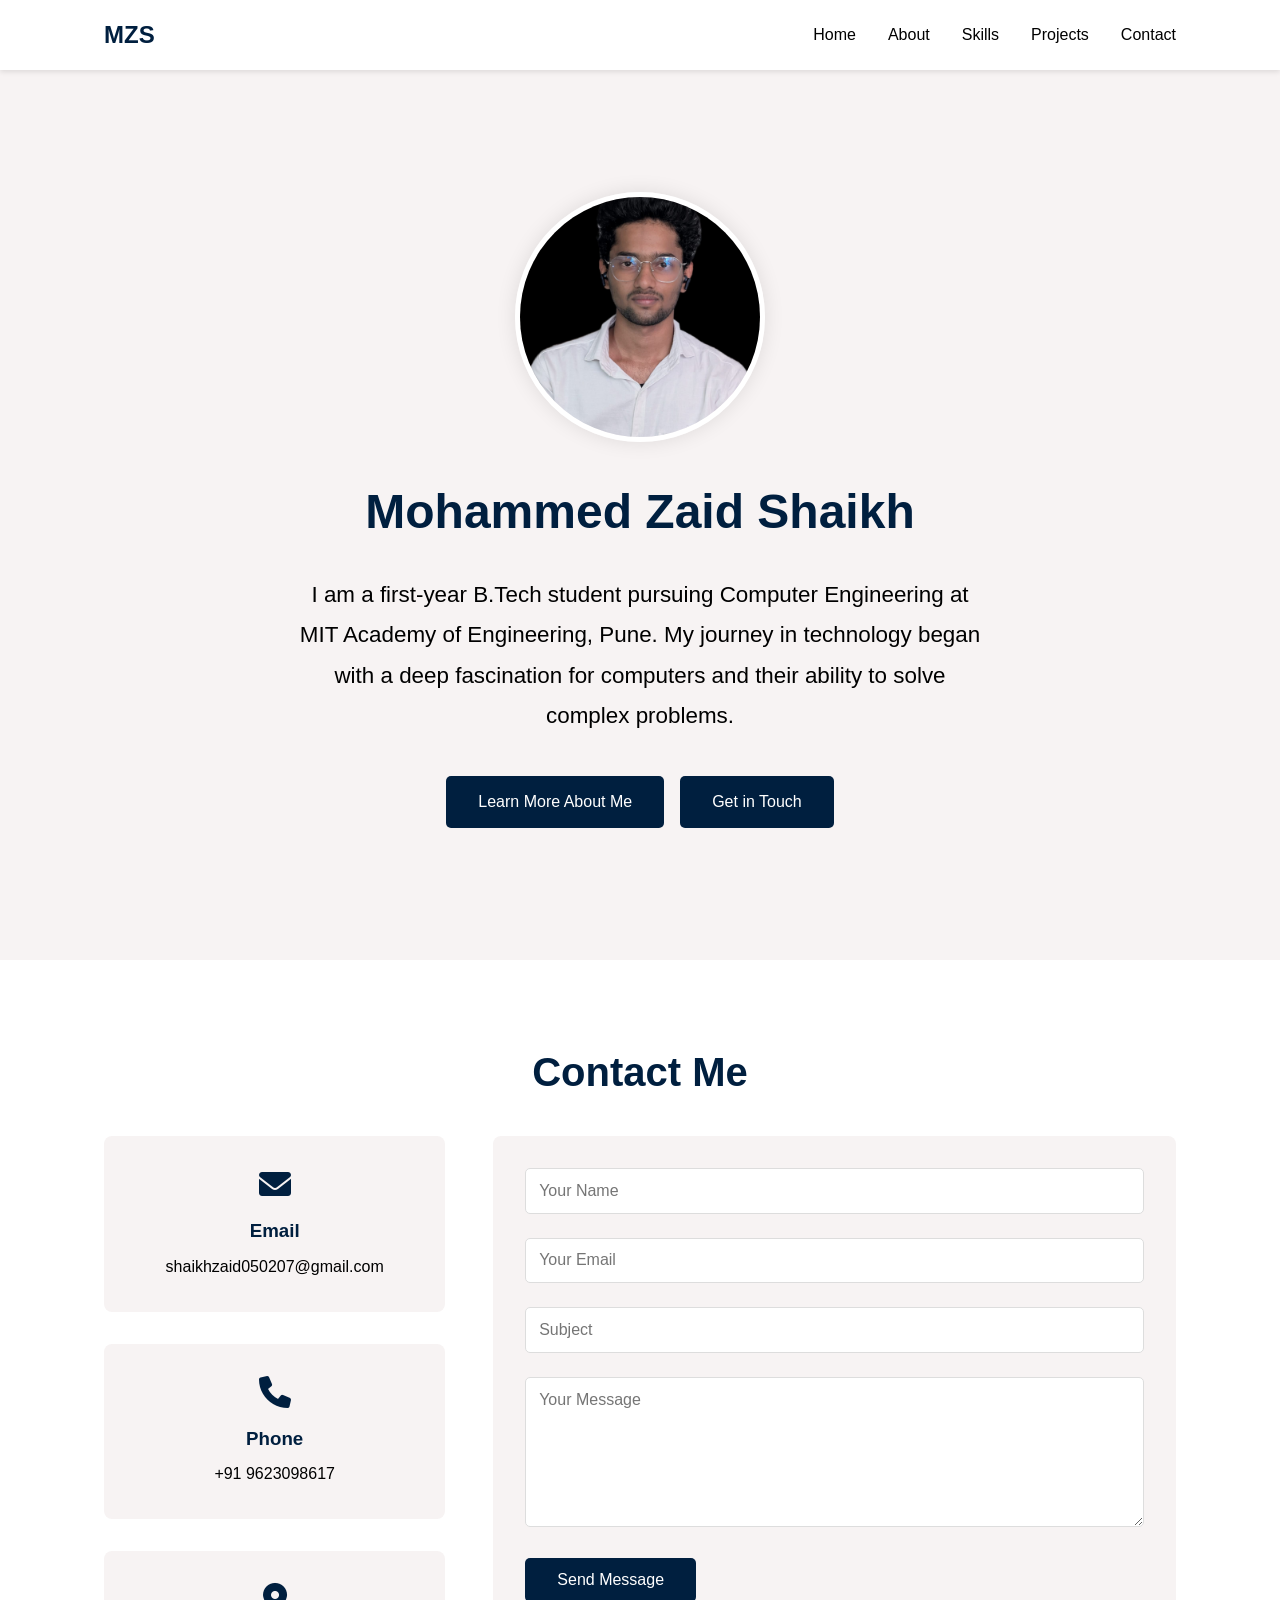
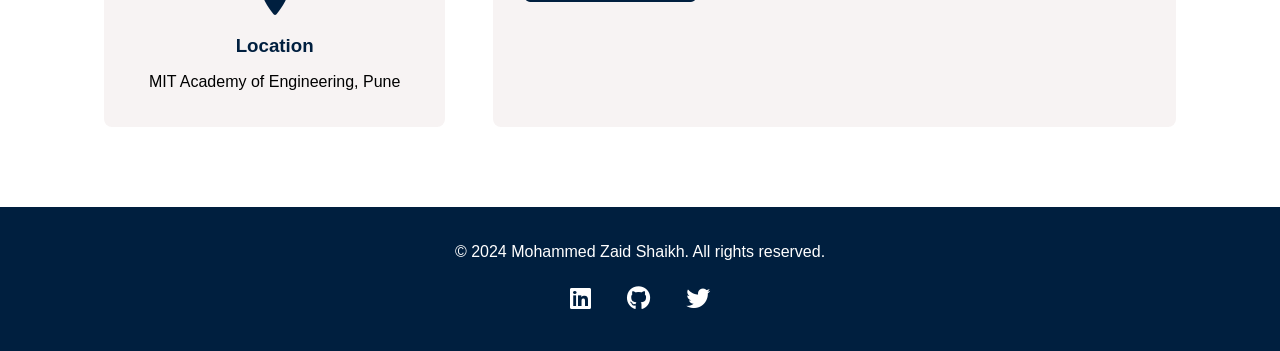
<file: index.html>
<!DOCTYPE html>
<html lang="en">
<head>
    <meta charset="UTF-8">
    <meta name="viewport" content="width=device-width, initial-scale=1.0">
    <title>Mohammed Zaid Shaikh | Portfolio</title>
    <link rel="stylesheet" href="styles.css">
    <link rel="stylesheet" href="https://cdnjs.cloudflare.com/ajax/libs/font-awesome/6.0.0/css/all.min.css">
</head>
<body>
    <header>
        <nav>
            <div class="logo">MZS</div>
            <ul>
                <li><a href="index.html">Home</a></li>
                <li><a href="about.html">About</a></li>
                <li><a href="skills.html">Skills</a></li>
                <li><a href="projects.html">Projects</a></li>
                <li><a href="#contact">Contact</a></li>
            </ul>
        </nav>
    </header>

    <section id="hero">
        <div class="hero-content">
            <div class="profile-container">
                <div class="profile-pic">
                    <img src="zaid.jpg" alt="Mohammed Zaid Shaikh">
                </div>
            </div>
            <h1>Mohammed Zaid Shaikh</h1>
            <p>I am a first-year B.Tech student pursuing Computer Engineering at MIT Academy of Engineering, Pune. My journey in technology began with a deep fascination for computers and their ability to solve complex problems.</p>
            <div class="cta-buttons">
                <a href="about.html" class="cta-button">Learn More About Me</a>
                <a href="#contact" class="cta-button">Get in Touch</a>
            </div>
        </div>
    </section>

    <section id="contact">
        <div class="container">
            <h2>Contact Me</h2>
            <div class="contact-content">
                <div class="contact-info">
                    <div class="contact-item">
                        <i class="fas fa-envelope"></i>
                        <h3>Email</h3>
                        <p>shaikhzaid050207@gmail.com</p>
                    </div>
                    <div class="contact-item">
                        <i class="fas fa-phone"></i>
                        <h3>Phone</h3>
                        <p>+91 9623098617</p>
                    </div>
                    <div class="contact-item">
                        <i class="fas fa-map-marker-alt"></i>
                        <h3>Location</h3>
                        <p>MIT Academy of Engineering, Pune</p>
                    </div>
                </div>
                <form class="contact-form">
                    <div class="form-group">
                        <input type="text" placeholder="Your Name" required>
                    </div>
                    <div class="form-group">
                        <input type="email" placeholder="Your Email" required>
                    </div>
                    <div class="form-group">
                        <input type="text" placeholder="Subject" required>
                    </div>
                    <div class="form-group">
                        <textarea placeholder="Your Message" required></textarea>
                    </div>
                    <button type="submit" class="submit-button">Send Message</button>
                </form>
            </div>
        </div>
    </section>

    <footer>
        <div class="container">
            <p>&copy; 2024 Mohammed Zaid Shaikh. All rights reserved.</p>
            <div class="social-links">
                <a href="#"><i class="fab fa-linkedin"></i></a>
                <a href="#"><i class="fab fa-github"></i></a>
                <a href="#"><i class="fab fa-twitter"></i></a>
            </div>
        </div>
    </footer>
</body>
</html>
</file>
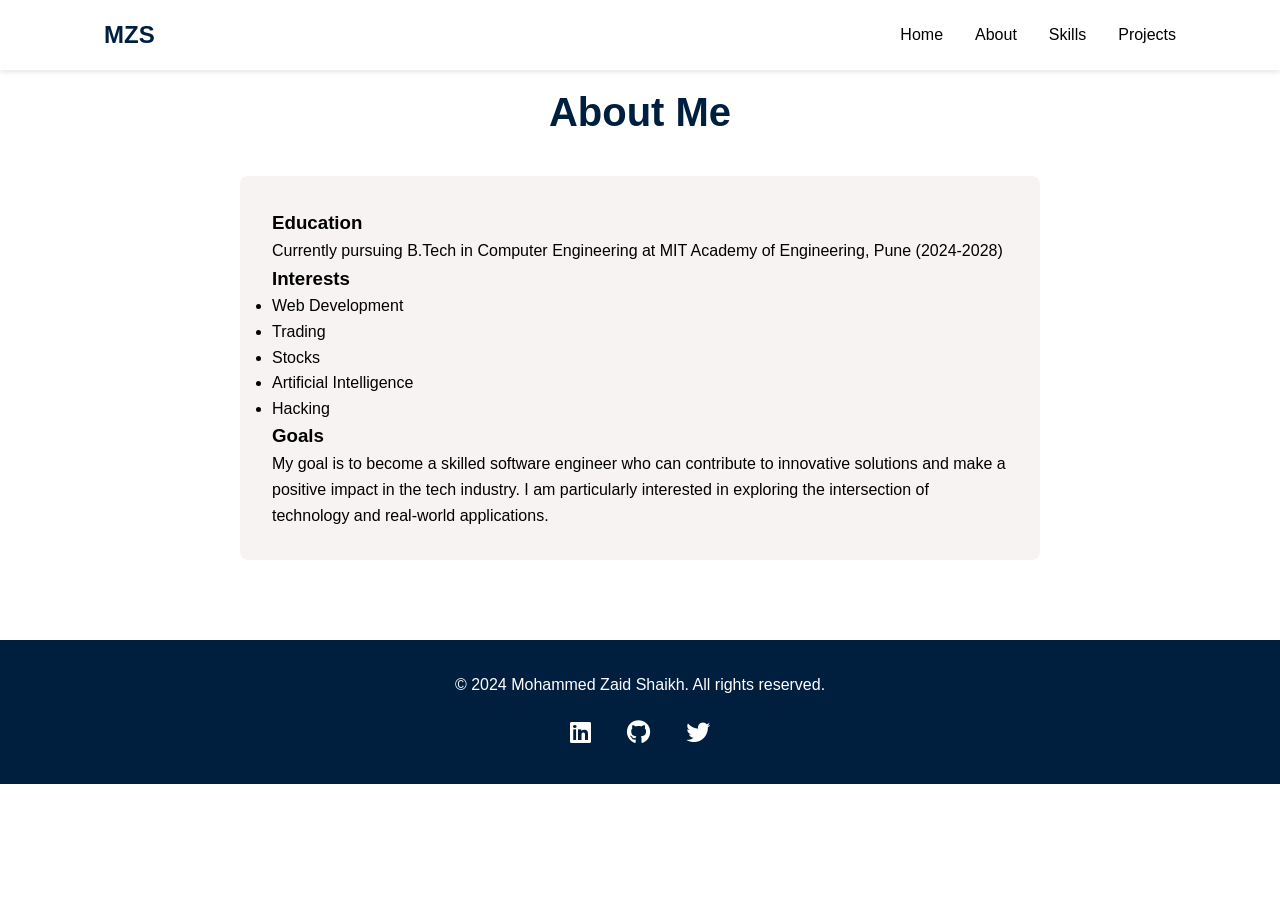
<file: about.html>
<!DOCTYPE html>
<html lang="en">
<head>
    <meta charset="UTF-8">
    <meta name="viewport" content="width=device-width, initial-scale=1.0">
    <title>About Me | Mohammed Zaid Shaikh</title>
    <link rel="stylesheet" href="styles.css">
    <link rel="stylesheet" href="https://cdnjs.cloudflare.com/ajax/libs/font-awesome/6.0.0/css/all.min.css">
</head>
<body>
    <header>
        <nav>
            <div class="logo">MZS</div>
            <ul>
                <li><a href="index.html">Home</a></li>
                <li><a href="about.html">About</a></li>
                <li><a href="skills.html">Skills</a></li>
                <li><a href="projects.html">Projects</a></li>
            </ul>
        </nav>
    </header>

    <section id="about-detail">
        <div class="container">
            <h2>About Me</h2>
            <div class="about-content">
                <div class="about-text">
                    <h3>Education</h3>
                    <p>Currently pursuing B.Tech in Computer Engineering at MIT Academy of Engineering, Pune (2024-2028)</p>
                    
                    <h3>Interests</h3>
                    <ul>
                        <li>Web Development</li>
                        <li>Trading</li>
                        <li>Stocks</li>
                        <li>Artificial Intelligence</li>
                        <li>Hacking</li>
                    </ul>
                    
                    <h3>Goals</h3>
                    <p>My goal is to become a skilled software engineer who can contribute to innovative solutions and make a positive impact in the tech industry. I am particularly interested in exploring the intersection of technology and real-world applications.</p>
                </div>
            </div>
        </div>
    </section>

    <footer>
        <div class="container">
            <p>&copy; 2024 Mohammed Zaid Shaikh. All rights reserved.</p>
            <div class="social-links">
                <a href="#"><i class="fab fa-linkedin"></i></a>
                <a href="#"><i class="fab fa-github"></i></a>
                <a href="#"><i class="fab fa-twitter"></i></a>
            </div>
        </div>
    </footer>
</body>
</html>
</file>
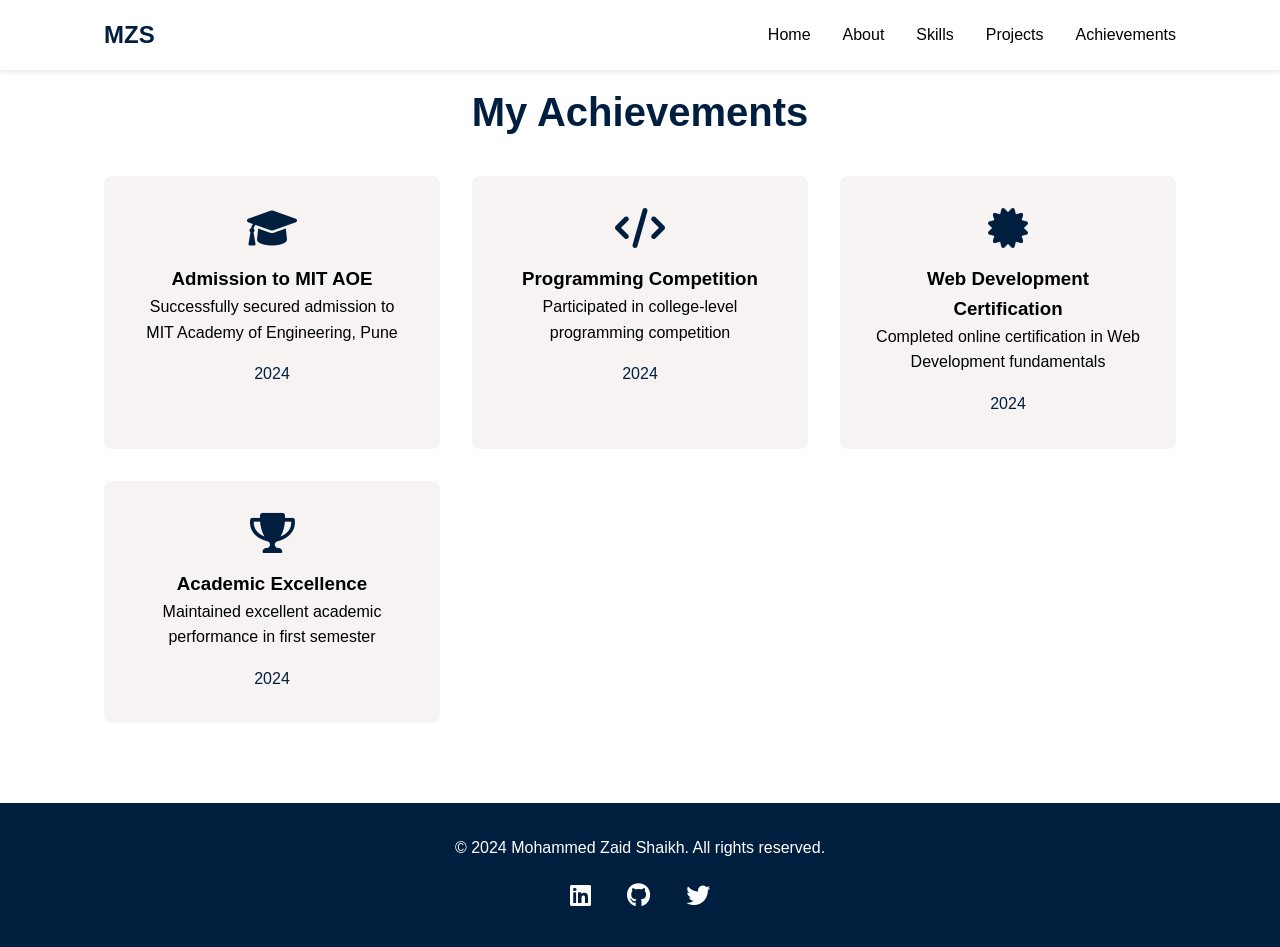
<file: achievements.html>
<!DOCTYPE html>
<html lang="en">
<head>
    <meta charset="UTF-8">
    <meta name="viewport" content="width=device-width, initial-scale=1.0">
    <title>Achievements | Mohammed Zaid Shaikh</title>
    <link rel="stylesheet" href="styles.css">
    <link rel="stylesheet" href="https://cdnjs.cloudflare.com/ajax/libs/font-awesome/6.0.0/css/all.min.css">
</head>
<body>
    <header>
        <nav>
            <div class="logo">MZS</div>
            <ul>
                <li><a href="index.html">Home</a></li>
                <li><a href="about.html">About</a></li>
                <li><a href="skills.html">Skills</a></li>
                <li><a href="projects.html">Projects</a></li>
                <li><a href="achievements.html">Achievements</a></li>
            </ul>
        </nav>
    </header>

    <section id="achievements-detail">
        <div class="container">
            <h2>My Achievements</h2>
            <div class="achievements-list">
                <div class="achievement-card">
                    <i class="fas fa-graduation-cap"></i>
                    <h3>Admission to MIT AOE</h3>
                    <p>Successfully secured admission to MIT Academy of Engineering, Pune</p>
                    <p class="achievement-date">2024</p>
                </div>
                
                <div class="achievement-card">
                    <i class="fas fa-code"></i>
                    <h3>Programming Competition</h3>
                    <p>Participated in college-level programming competition</p>
                    <p class="achievement-date">2024</p>
                </div>
                
                <div class="achievement-card">
                    <i class="fas fa-certificate"></i>
                    <h3>Web Development Certification</h3>
                    <p>Completed online certification in Web Development fundamentals</p>
                    <p class="achievement-date">2024</p>
                </div>
                
                <div class="achievement-card">
                    <i class="fas fa-trophy"></i>
                    <h3>Academic Excellence</h3>
                    <p>Maintained excellent academic performance in first semester</p>
                    <p class="achievement-date">2024</p>
                </div>
            </div>
        </div>
    </section>

    <footer>
        <div class="container">
            <p>&copy; 2024 Mohammed Zaid Shaikh. All rights reserved.</p>
            <div class="social-links">
                <a href="#"><i class="fab fa-linkedin"></i></a>
                <a href="#"><i class="fab fa-github"></i></a>
                <a href="#"><i class="fab fa-twitter"></i></a>
            </div>
        </div>
    </footer>
</body>
</html>
</file>
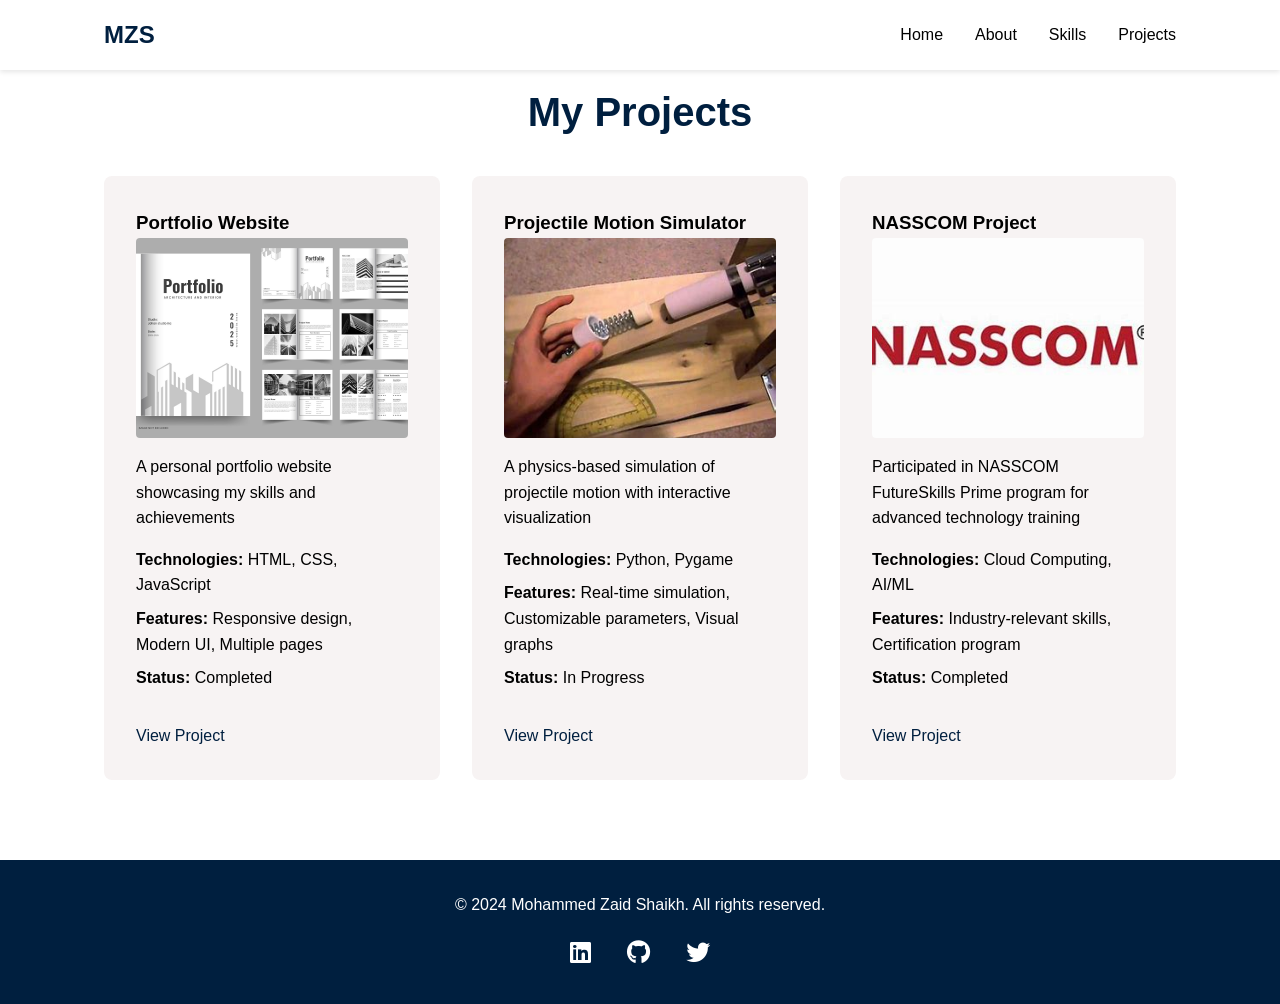
<file: projects.html>
<!DOCTYPE html>
<html lang="en">
<head>
    <meta charset="UTF-8">
    <meta name="viewport" content="width=device-width, initial-scale=1.0">
    <title>Projects | Mohammed Zaid Shaikh</title>
    <link rel="stylesheet" href="styles.css">
    <link rel="stylesheet" href="https://cdnjs.cloudflare.com/ajax/libs/font-awesome/6.0.0/css/all.min.css">
</head>
<body>
    <header>
        <nav>
            <div class="logo">MZS</div>
            <ul>
                <li><a href="index.html">Home</a></li>
                <li><a href="about.html">About</a></li>
                <li><a href="skills.html">Skills</a></li>
                <li><a href="projects.html">Projects</a></li>
            </ul>
        </nav>
    </header>

    <section id="projects-detail">
        <div class="container">
            <h2>My Projects</h2>
            <div class="projects-grid">
                <div class="project-card">
                    <h3>Portfolio Website</h3>
                    <div class="project-image">
                        <img src="portfolio.jpg" alt="Portfolio Website">
                    </div>
                    <p>A personal portfolio website showcasing my skills and achievements</p>
                    <ul class="project-details">
                        <li><strong>Technologies:</strong> HTML, CSS, JavaScript</li>
                        <li><strong>Features:</strong> Responsive design, Modern UI, Multiple pages</li>
                        <li><strong>Status:</strong> Completed</li>
                    </ul>
                    <a href="#" class="project-link">View Project</a>
                </div>
                
                <div class="project-card">
                    <h3>Projectile Motion Simulator</h3>
                    <div class="project-image">
                        <img src="projectile motion.jpg" alt="Projectile Motion Simulation">
                    </div>
                    <p>A physics-based simulation of projectile motion with interactive visualization</p>
                    <ul class="project-details">
                        <li><strong>Technologies:</strong> Python, Pygame</li>
                        <li><strong>Features:</strong> Real-time simulation, Customizable parameters, Visual graphs</li>
                        <li><strong>Status:</strong> In Progress</li>
                    </ul>
                    <a href="#" class="project-link">View Project</a>
                </div>

                <div class="project-card">
                    <h3>NASSCOM Project</h3>
                    <div class="project-image">
                        <img src="nasscom.jpg" alt="NASSCOM FutureSkills Prime">
                    </div>
                    <p>Participated in NASSCOM FutureSkills Prime program for advanced technology training</p>
                    <ul class="project-details">
                        <li><strong>Technologies:</strong> Cloud Computing, AI/ML</li>
                        <li><strong>Features:</strong> Industry-relevant skills, Certification program</li>
                        <li><strong>Status:</strong> Completed</li>
                    </ul>
                    <a href="#" class="project-link">View Project</a>
                </div>
            </div>
        </div>
    </section>

    <footer>
        <div class="container">
            <p>&copy; 2024 Mohammed Zaid Shaikh. All rights reserved.</p>
            <div class="social-links">
                <a href="#"><i class="fab fa-linkedin"></i></a>
                <a href="#"><i class="fab fa-github"></i></a>
                <a href="#"><i class="fab fa-twitter"></i></a>
            </div>
        </div>
    </footer>
</body>
</html>
</file>
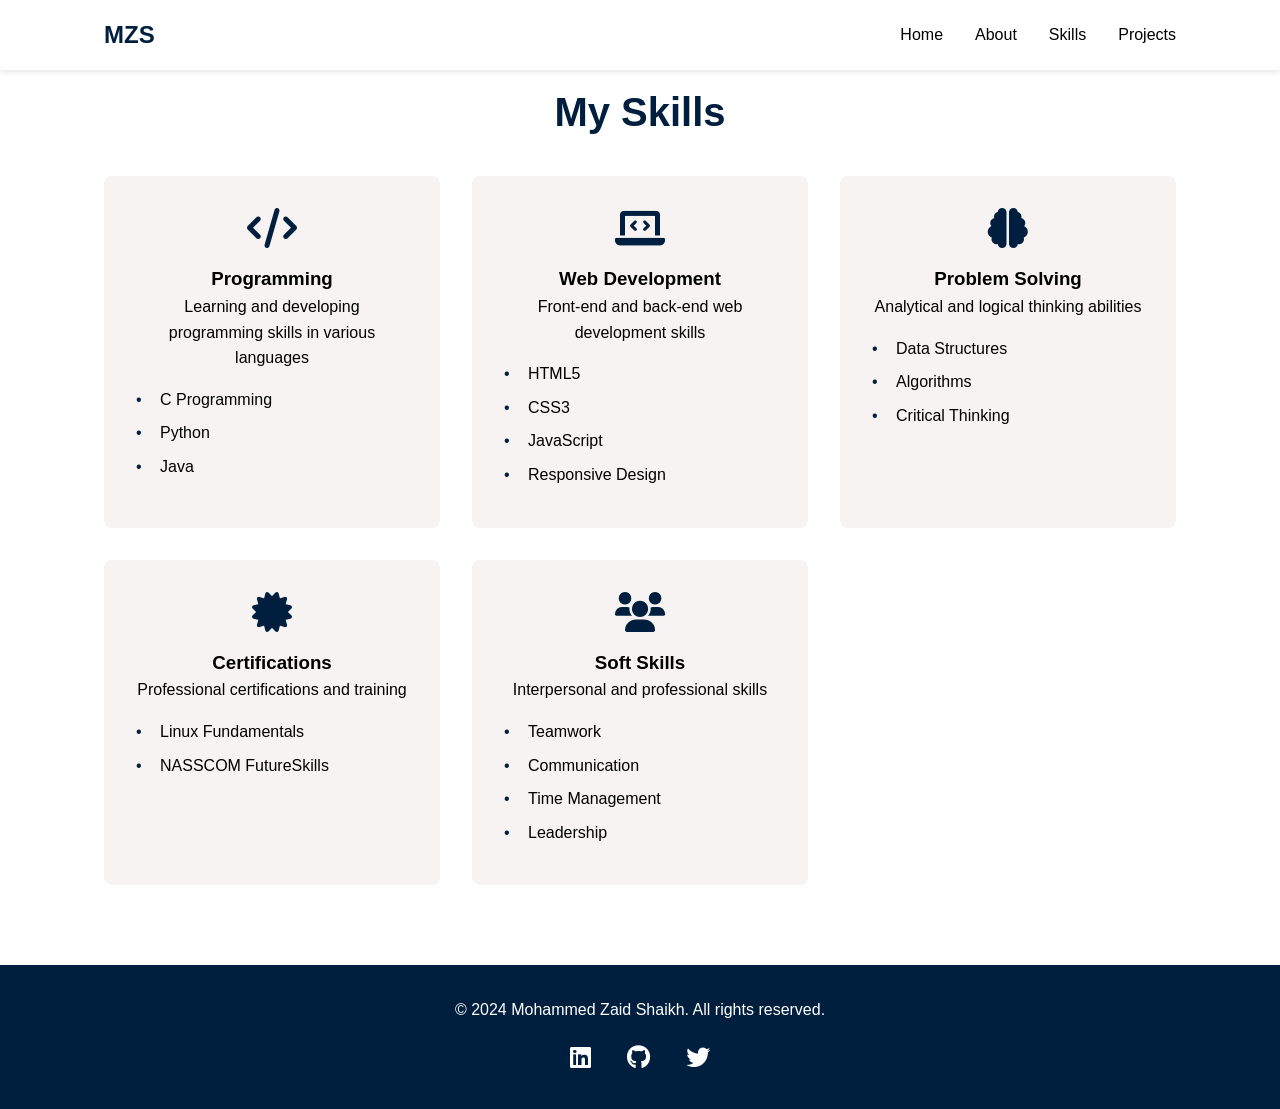
<file: skills.html>
<!DOCTYPE html>
<html lang="en">
<head>
    <meta charset="UTF-8">
    <meta name="viewport" content="width=device-width, initial-scale=1.0">
    <title>Skills | Mohammed Zaid Shaikh</title>
    <link rel="stylesheet" href="styles.css">
    <link rel="stylesheet" href="https://cdnjs.cloudflare.com/ajax/libs/font-awesome/6.0.0/css/all.min.css">
</head>
<body>
    <header>
        <nav>
            <div class="logo">MZS</div>
            <ul>
                <li><a href="index.html">Home</a></li>
                <li><a href="about.html">About</a></li>
                <li><a href="skills.html">Skills</a></li>
                <li><a href="projects.html">Projects</a></li>
            </ul>
        </nav>
    </header>

    <section id="skills-detail">
        <div class="container">
            <h2>My Skills</h2>
            <div class="skills-grid">
                <div class="skill-card">
                    <i class="fas fa-code"></i>
                    <h3>Programming</h3>
                    <p>Learning and developing programming skills in various languages</p>
                    <ul class="skill-list">
                        <li>C Programming</li>
                        <li>Python</li>
                        <li>Java</li>
                    </ul>
                </div>
                <div class="skill-card">
                    <i class="fas fa-laptop-code"></i>
                    <h3>Web Development</h3>
                    <p>Front-end and back-end web development skills</p>
                    <ul class="skill-list">
                        <li>HTML5</li>
                        <li>CSS3</li>
                        <li>JavaScript</li>
                        <li>Responsive Design</li>
                    </ul>
                </div>
                <div class="skill-card">
                    <i class="fas fa-brain"></i>
                    <h3>Problem Solving</h3>
                    <p>Analytical and logical thinking abilities</p>
                    <ul class="skill-list">
                        <li>Data Structures</li>
                        <li>Algorithms</li>
                        <li>Critical Thinking</li>
                    </ul>
                </div>
                <div class="skill-card">
                    <i class="fas fa-certificate"></i>
                    <h3>Certifications</h3>
                    <p>Professional certifications and training</p>
                    <ul class="skill-list">
                        <li>Linux Fundamentals</li>
                        <li>NASSCOM FutureSkills</li>
                    </ul>
                </div>
                <div class="skill-card">
                    <i class="fas fa-users"></i>
                    <h3>Soft Skills</h3>
                    <p>Interpersonal and professional skills</p>
                    <ul class="skill-list">
                        <li>Teamwork</li>
                        <li>Communication</li>
                        <li>Time Management</li>
                        <li>Leadership</li>
                    </ul>
                </div>
            </div>
        </div>
    </section>

    <footer>
        <div class="container">
            <p>&copy; 2024 Mohammed Zaid Shaikh. All rights reserved.</p>
            <div class="social-links">
                <a href="#"><i class="fab fa-linkedin"></i></a>
                <a href="#"><i class="fab fa-github"></i></a>
                <a href="#"><i class="fab fa-twitter"></i></a>
            </div>
        </div>
    </footer>
</body>
</html>
</file>
<file: styles.css>
:root {
    --white: #ffffff;
    --light-gray: #f7f3f3;
    --black: #000000;
    --navy-blue: #001f3f;
}

* {
    margin: 0;
    padding: 0;
    box-sizing: border-box;
    font-family: 'Segoe UI', Tahoma, Geneva, Verdana, sans-serif;
}

body {
    background-color: var(--white);
    color: var(--black);
    line-height: 1.6;
}

header {
    background-color: var(--white);
    box-shadow: 0 2px 5px rgba(0, 0, 0, 0.1);
    position: fixed;
    width: 100%;
    top: 0;
    z-index: 1000;
}

nav {
    display: flex;
    justify-content: space-between;
    align-items: center;
    padding: 1rem 5%;
    max-width: 1200px;
    margin: 0 auto;
}

.logo {
    font-size: 1.5rem;
    font-weight: bold;
    color: var(--navy-blue);
}

nav ul {
    display: flex;
    list-style: none;
}

nav ul li {
    margin-left: 2rem;
}

nav ul li a {
    text-decoration: none;
    color: var(--black);
    font-weight: 500;
    transition: color 0.3s ease;
}

nav ul li a:hover {
    color: var(--navy-blue);
}

section {
    padding: 5rem 0;
}

.container {
    max-width: 1200px;
    margin: 0 auto;
    padding: 0 5%;
}

#hero {
    height: 100vh;
    display: flex;
    align-items: center;
    justify-content: center;
    text-align: center;
    background-color: var(--light-gray);
    margin-top: 60px;
}

.hero-content {
    max-width: 800px;
    margin: 0 auto;
    padding: 0 2rem;
}

.hero-content h1 {
    font-size: 3rem;
    margin-bottom: 1.5rem;
    color: var(--navy-blue);
}

.hero-content p {
    font-size: 1.4rem;
    color: var(--black);
    margin-bottom: 2.5rem;
    line-height: 1.8;
    max-width: 700px;
    margin-left: auto;
    margin-right: auto;
}

.profile-container {
    margin-bottom: 2rem;
    perspective: 1000px;
}

.profile-pic {
    width: 250px;
    height: 250px;
    margin: 0 auto;
    border-radius: 50%;
    overflow: hidden;
    border: 5px solid var(--white);
    box-shadow: 0 0 20px rgba(0, 0, 0, 0.1);
    transition: all 0.3s ease;
    position: relative;
}

.profile-pic:hover {
    transform: scale(1.05);
    box-shadow: 0 0 30px rgba(0, 0, 0, 0.2);
}

.profile-pic img {
    width: 100%;
    height: 100%;
    object-fit: cover;
    transition: transform 0.3s ease;
}

.profile-pic:hover img {
    transform: scale(1.1);
}

.profile-pic::before {
    content: '';
    position: absolute;
    top: 0;
    left: 0;
    right: 0;
    bottom: 0;
    background: linear-gradient(45deg, rgba(0, 31, 63, 0.1), rgba(0, 31, 63, 0.3));
    z-index: 1;
    opacity: 0;
    transition: opacity 0.3s ease;
    border-radius: 50%;
}

.profile-pic:hover::before {
    opacity: 1;
}

.cta-buttons {
    display: flex;
    gap: 1rem;
    justify-content: center;
}

.cta-button {
    display: inline-block;
    padding: 0.8rem 2rem;
    background-color: var(--navy-blue);
    color: var(--white);
    text-decoration: none;
    border-radius: 5px;
    transition: background-color 0.3s ease;
}

.cta-button:hover {
    background-color: #003366;
}

h2 {
    font-size: 2.5rem;
    margin-bottom: 2rem;
    color: var(--navy-blue);
    text-align: center;
}

.about-content {
    background-color: var(--light-gray);
    padding: 2rem;
    border-radius: 8px;
    max-width: 800px;
    margin: 0 auto;
    position: relative;
}

.read-more {
    display: inline-block;
    margin-top: 1rem;
    color: var(--navy-blue);
    text-decoration: none;
    font-weight: 500;
}

.read-more:hover {
    text-decoration: underline;
}

.skills-grid {
    display: grid;
    grid-template-columns: repeat(auto-fit, minmax(250px, 1fr));
    gap: 2rem;
    margin-top: 2rem;
}

.skill-card {
    background-color: var(--light-gray);
    padding: 2rem;
    border-radius: 8px;
    text-align: center;
    transition: transform 0.3s ease;
}

.skill-card:hover {
    transform: translateY(-5px);
}

.skill-card i {
    font-size: 2.5rem;
    color: var(--navy-blue);
    margin-bottom: 1rem;
}

.skill-list {
    list-style: none;
    margin-top: 1rem;
    text-align: left;
}

.skill-list li {
    margin: 0.5rem 0;
    padding-left: 1.5rem;
    position: relative;
}

.skill-list li:before {
    content: "•";
    color: var(--navy-blue);
    position: absolute;
    left: 0;
}

.projects-grid {
    display: grid;
    grid-template-columns: repeat(auto-fit, minmax(300px, 1fr));
    gap: 2rem;
    margin-top: 2rem;
}

.project-card {
    background-color: var(--light-gray);
    padding: 2rem;
    border-radius: 8px;
    transition: transform 0.3s ease;
}

.project-image {
    width: 100%;
    height: 200px;
    margin-bottom: 1rem;
    border-radius: 4px;
    overflow: hidden;
}

.project-image img {
    width: 100%;
    height: 100%;
    object-fit: cover;
    transition: transform 0.3s ease;
}

.project-card:hover .project-image img {
    transform: scale(1.05);
}

.project-details {
    list-style: none;
    margin: 1rem 0;
}

.project-details li {
    margin: 0.5rem 0;
}

.project-link {
    display: inline-block;
    margin-top: 1rem;
    color: var(--navy-blue);
    text-decoration: none;
    font-weight: 500;
}

.project-link:hover {
    text-decoration: underline;
}

.achievements-list {
    display: grid;
    grid-template-columns: repeat(auto-fit, minmax(300px, 1fr));
    gap: 2rem;
    margin-top: 2rem;
}

.achievement-card {
    background-color: var(--light-gray);
    padding: 2rem;
    border-radius: 8px;
    transition: transform 0.3s ease;
    text-align: center;
}

.achievement-card:hover {
    transform: translateY(-5px);
}

.achievement-card i {
    font-size: 2.5rem;
    color: var(--navy-blue);
    margin-bottom: 1rem;
}

.achievement-date {
    color: var(--navy-blue);
    font-weight: 500;
    margin-top: 1rem;
}

.section-link {
    text-align: center;
    margin-top: 2rem;
}

.view-all {
    display: inline-block;
    color: var(--navy-blue);
    text-decoration: none;
    font-weight: 500;
}

.view-all:hover {
    text-decoration: underline;
}

/* Contact Section Styles */
.contact-content {
    display: grid;
    grid-template-columns: 1fr 2fr;
    gap: 3rem;
    margin-top: 2rem;
}

.contact-info {
    display: grid;
    gap: 2rem;
}

.contact-item {
    background-color: var(--light-gray);
    padding: 2rem;
    border-radius: 8px;
    text-align: center;
    transition: transform 0.3s ease;
}

.contact-item:hover {
    transform: translateY(-5px);
}

.contact-item i {
    font-size: 2rem;
    color: var(--navy-blue);
    margin-bottom: 1rem;
}

.contact-item h3 {
    margin-bottom: 0.5rem;
    color: var(--navy-blue);
}

.contact-form {
    background-color: var(--light-gray);
    padding: 2rem;
    border-radius: 8px;
}

.form-group {
    margin-bottom: 1.5rem;
}

.form-group input,
.form-group textarea {
    width: 100%;
    padding: 0.8rem;
    border: 1px solid #ddd;
    border-radius: 5px;
    font-size: 1rem;
}

.form-group textarea {
    height: 150px;
    resize: vertical;
}

.submit-button {
    background-color: var(--navy-blue);
    color: var(--white);
    padding: 0.8rem 2rem;
    border: none;
    border-radius: 5px;
    cursor: pointer;
    font-size: 1rem;
    transition: background-color 0.3s ease;
}

.submit-button:hover {
    background-color: #003366;
}

footer {
    background-color: var(--navy-blue);
    color: var(--white);
    padding: 2rem 0;
    text-align: center;
}

.social-links {
    margin-top: 1rem;
}

.social-links a {
    color: var(--white);
    margin: 0 1rem;
    font-size: 1.5rem;
    transition: color 0.3s ease;
}

.social-links a:hover {
    color: var(--light-gray);
}

@media (max-width: 768px) {
    nav {
        flex-direction: column;
        padding: 1rem;
    }

    nav ul {
        margin-top: 1rem;
        flex-wrap: wrap;
        justify-content: center;
    }

    nav ul li {
        margin: 0.5rem 1rem;
    }

    .hero-content h1 {
        font-size: 2rem;
    }

    .hero-content p {
        font-size: 1rem;
    }

    .cta-buttons {
        flex-direction: column;
        align-items: center;
    }

    .cta-button {
        width: 100%;
        max-width: 300px;
        margin-bottom: 1rem;
    }

    .contact-content {
        grid-template-columns: 1fr;
    }

    .profile-pic {
        width: 200px;
        height: 240px;
    }
}
</file>
